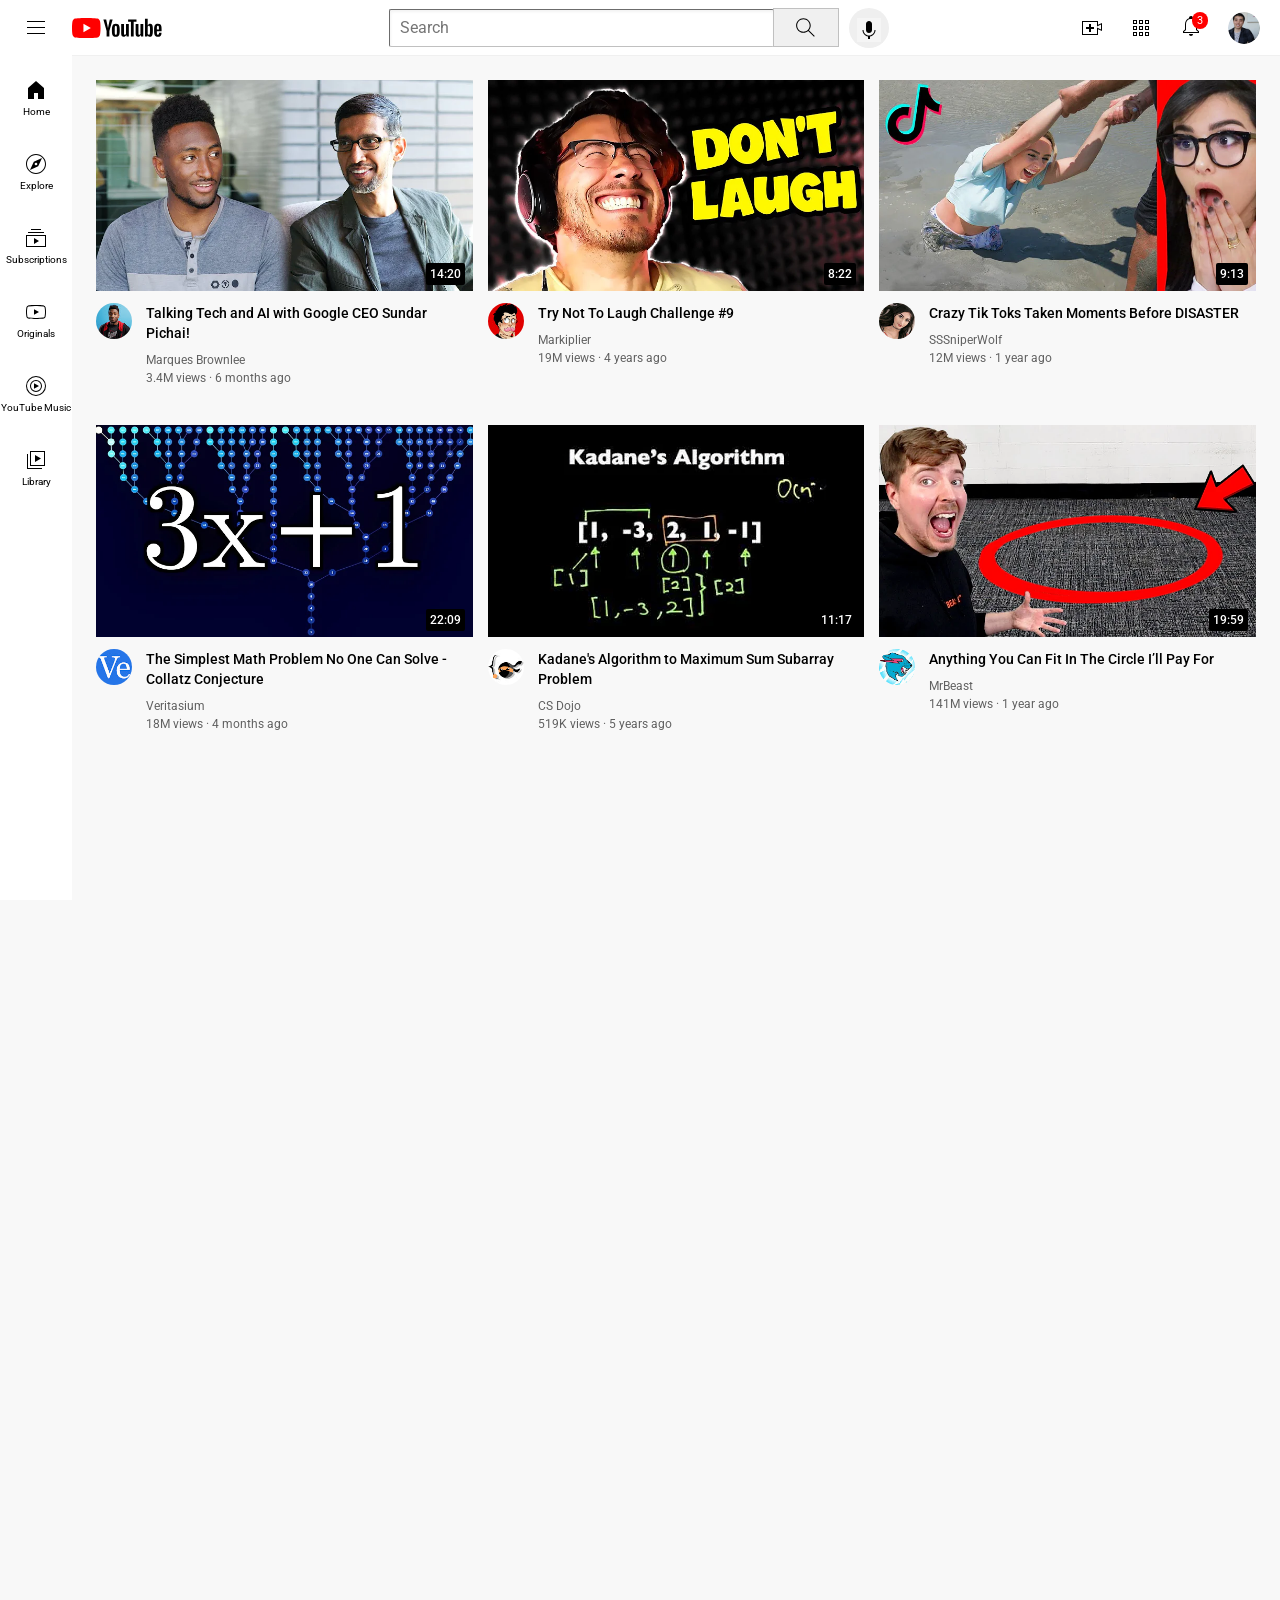
<file: index.html>
<!DOcTYPE html>
<html>
  <head>
    <title>YouTube.com Clone</title>

    <link rel="preconnect" href="https://fonts.googleapis.com">
    <link rel="preconnect" href="https://fonts.gstatic.com" crossorigin>
    <link href="https://fonts.googleapis.com/css2?family=Roboto:wght@400;500;700&display=swap" rel="stylesheet">
    <link rel="stylesheet" href="styles/general.css">
    <link rel="stylesheet" href="styles/header.css">
    <link rel="stylesheet" href="styles/video.css">
    <link rel="stylesheet" href="styles/sidebar.css">
  </head>
  <body>
    <div class="header">
      <div class="left-section">
        <img class="hamburger-menu" src="icons/hamburger-menu.svg">
        <img class="youtube-logo" src="icons/youtube-logo.svg">
      </div>
      <!-- nothing-->
      <div class="middle-section">
        <input class="search-bar" type="text" placeholder="Search">
        <button
          class="search-button">
          <img class="search-icon" src="icons/search.svg">
          <div class="tooltip">Search</div>
        </button>
        <button
        class="voice-search-button">
          <img class="voice-search-icon" src="icons/voice-search-icon.svg">
          <div class="tooltip">Search with your voice</div>
        </button>
      </div>
      <div class="right-section">
        <div class="upload-icon-container">
          <img class="upload-icon" src="icons/upload.svg">
          <div class="tooltip">Create</div>
        </div>
        <div class="youtube-apps-icon-container">
          <img class="youtube-apps-icon" src="icons/youtube-apps.svg">
          <div class="tooltip">TouTube apps</div>
        </div>
          <div class="notifications-icon-container">
            <img class="notifications-icon" src="icons/notifications.svg">
             <div
             class="notifications-count">3</div>
          </div>
        <img class="current-user-picture" src="channel-pictures/my-channel.jpeg">
      </div>
    </div>

    <div class="sidebar">
      <div class="sidebar-link">
        <img src="icons/home.svg">
        <div>Home</div>
      </div>
      <div class="sidebar-link">
        <img src="icons/explore.svg">
        <div>Explore</div>
      </div>
      <div class="sidebar-link">
        <img src="icons/subscriptions.svg">
        <div>Subscriptions</div>
      </div>
      <div class="sidebar-link">
        <img src="icons/originals.svg">
        <div>Originals</div>
      </div>
      <div class="sidebar-link">
        <img src="icons/youtube-music.svg">
        <div>YouTube Music</div>
      </div>
      <div class="sidebar-link">
        <img src="icons/library.svg">
        <div>Library</div>
      </div>
      
    
    </div>

    <div class="video-grid">
        <div class="video-preview"> 
          <div class="thumbnail-row">
            <img class="thumbnail" src="thumbnails/thumbnail-1.webp">
            <div class="video-time">14:20</div>
          </div>
          <div class="video-info-grid">
            <div class="channel-picture">
              <img class="profile-picture" src="channel-pictures/channel-1.jpeg">
            </div>
            <div class="video-info">
              <p class="video-title">
                Talking Tech and AI with Google CEO Sundar Pichai!
              </p>
              <p class="video-author">
                Marques Brownlee
              </p>
              <p class="video-stats">
                3.4M views · 6 months ago
              </p>
            </div>
          </div>
        </div>
  
      <div class="video-preview"> 
        <div class="thumbnail-row">
          <img class="thumbnail" src="thumbnails/thumbnail-2.webp">
          <div class="video-time">8:22</div>
        </div>
        <div class="video-info-grid">
          <div class="channel-picture">
            <img class="profile-picture" src="channel-pictures/channel-2.jpeg">
          </div>
          <div class="video-info">
            <p class="video-title">
              Try Not To Laugh Challenge #9 
            </p>
            <p class="video-author">
              Markiplier
            </p>
            <p class="video-stats">
              19M views · 4 years ago
            </p>
          </div>
        </div>
      </div>
  
      <div class="video-preview"> 
        <div class="thumbnail-row">
          <img class="thumbnail" src="thumbnails/thumbnail-3.webp">
          <div class="video-time">9:13</div>
        </div>
        <div class="video-info-grid">
          <div class="channel-picture">
            <img class="profile-picture" src="channel-pictures/channel-3.jpeg">
          </div>
          <div class="video-info">
            <p class="video-title">
              Crazy Tik Toks Taken Moments Before DISASTER
            </p>
            <p class="video-author">
              SSSniperWolf
            </p>
            <p class="video-stats">
              12M views · 1 year ago
            </p>
          </div>
        </div>
      </div>
  
      <div class="video-preview"> 
        <div class="thumbnail-row">
          <img class="thumbnail" src="thumbnails/thumbnail-4.webp">
          <div class="video-time">22:09</div>
        </div>
        <div class="video-info-grid">
          <div class="channel-picture">
            <img class="profile-picture" src="channel-pictures/channel-4.jpeg">
          </div>
          <div class="video-info">
            <p class="video-title">
              The Simplest Math Problem No One Can Solve - Collatz Conjecture
            </p>
            <p class="video-author">
              Veritasium
            </p>
            <p class="video-stats">
              18M views · 4 months ago
            </p>
          </div>
        </div>
      </div>
  
      <div class="video-preview"> 
        <div class="thumbnail-row">
          <img class="thumbnail" src="thumbnails/thumbnail-5.webp">
          <div class="video-time">11:17</div>
        </div>
        <div class="video-info-grid">
          <div class="channel-picture">
            <img class="profile-picture" src="channel-pictures/channel-5.jpeg">
          </div>
          <div class="video-info">
            <p class="video-title">  
              Kadane's Algorithm to Maximum Sum Subarray Problem
            </p>
            <p class="video-author">
              CS Dojo
            </p>
            <p class="video-stats">
              519K views · 5 years ago
            </p>
          </div>
        </div>
      </div>
  
      <div class="video-preview"> 
        <div class="thumbnail-row">
          <img class="thumbnail" src="thumbnails/thumbnail-6.webp">
          <div class="video-time">19:59</div>
        </div>
        <div class="video-info-grid">
          <div class="channel-picture">
            <img class="profile-picture" src="channel-pictures/channel-6.jpeg">
          </div>
          <div class="video-info">
            <p class="video-title">
              Anything You Can Fit In The Circle I’ll Pay For
            </p>
            <p class="video-author">
              MrBeast
            </p>
            <p class="video-stats">
              141M views · 1 year ago
            </p>
          </div>
        </div>
      </div>
    </div>

  </body>
</html>
</file>
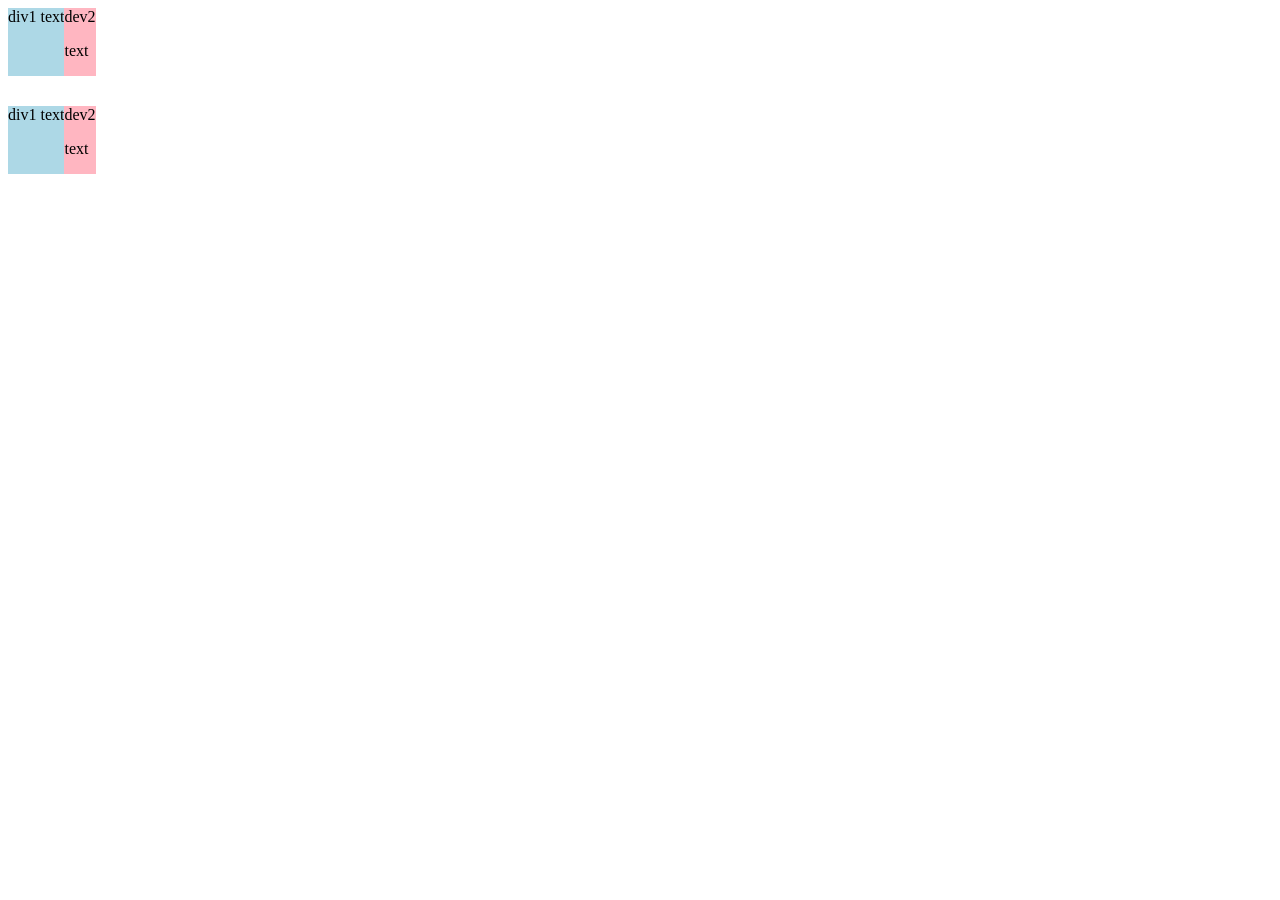
<file: flexbox.html>
<!DOCTYPE html>
<html>
  <head>
    <title>FlexBox Practice</title>
  </head>
  <body>
    <div style="
    display:flex;
    flex-direction: row;
    ">
      <div style="background-color:lightblue;">
        div1 text
      </div>
      <div  style="background-color:lightpink;">
        dev2
       <p>
        text
       </p>
      </div>
    </div>

    <div style="
    display:flex;
    flex-direction: row;
    margin-top:30px;
    ">
      <div style="background-color:lightblue;">
        div1 text
      </div>
      <div  style="background-color:lightpink;">
        dev2
        <p>text</p>
      </div>
    </div>
    
  </body>
</html>
</file>
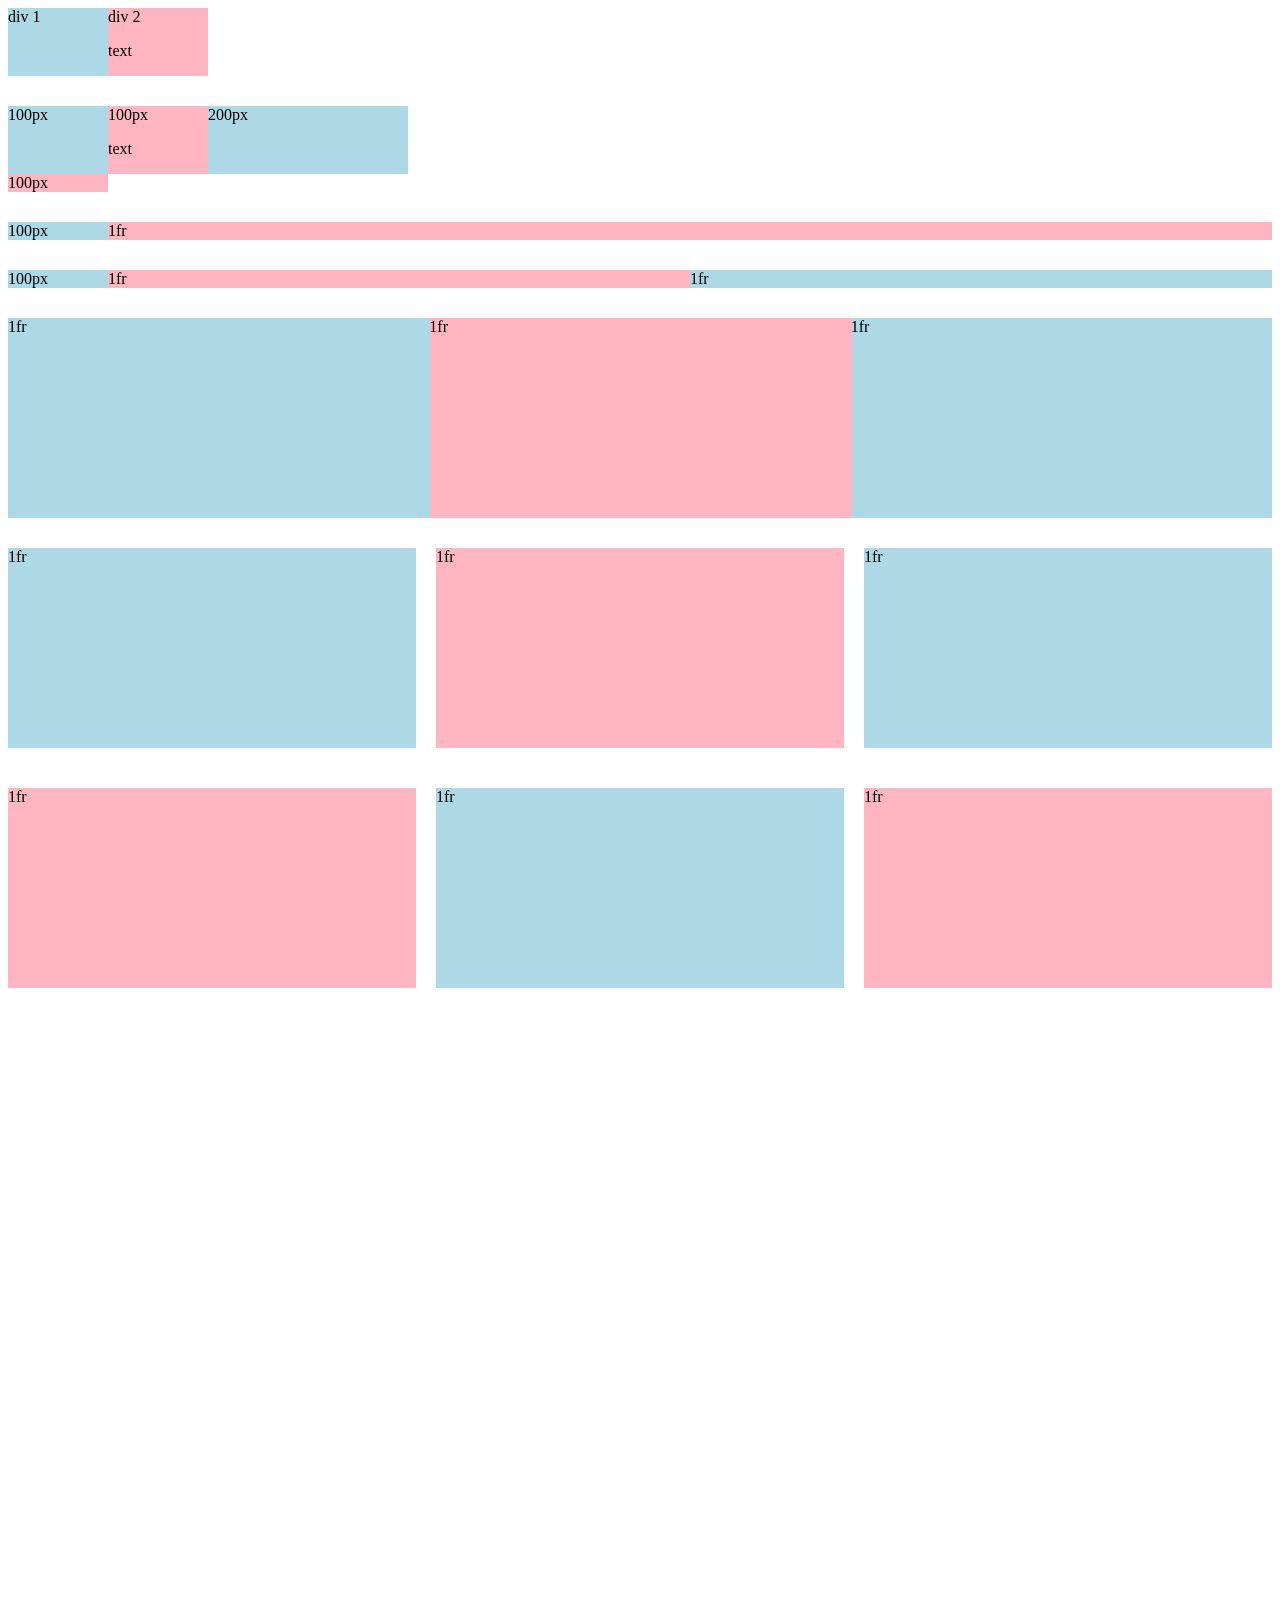
<file: grid.html>
<!DOCTYPE html>
<html>
  <head>
    <title>Grid Practice</title>
  </head>
  <body style="padding-bottom:1000px">
      <div style="
      display: grid;
      grid-template-columns: 100px 100px 200px;
      
      
      ">
        <div style="background-color:lightblue">div 1</div>
        <div style="background-color:lightpink"> div 2<p>text</p></div>
      </div>

      <div style="
      margin-top:30px;
      display: grid;
      grid-template-columns: 100px 100px 200px;
      
      
      ">
        <div style="background-color:lightblue";>100px</div>
        <div style="background-color:lightpink";> 100px<p>text</p></div>
        <div style="background-color:lightblue";>200px</div>
        <div style="background-color:lightpink";> 100px</div>
        
        
      </div>
      <div style="
      margin-top:30px;
      display: grid;
      grid-template-columns: 100px 1fr;
      
      
      ">
        <div style="background-color:lightblue";>100px</div>
        <div style="background-color:lightpink";> 1fr</div>
      </div>

      <div style="
      margin-top:30px;
      display: grid;
      grid-template-columns: 100px 1fr 1fr;
      
      
      ">
        <div style="background-color:lightblue";>100px</div>
        <div style="background-color:lightpink";> 1fr</div>
        <div style="background-color:lightblue";> 1fr</div>
      </div>

      <div style="
      margin-top:30px;
      display: grid;
      grid-template-columns: 1fr 1fr 1fr;
     
      
      ">
        <div style="background-color:lightblue; height:200px;">1fr</div>
        <div style="background-color:lightpink; height:200px;"> 1fr</div>
        <div style="background-color:lightblue; height:200px;"> 1fr</div>
      </div>


      <div style="
      margin-top:30px;
      display: grid;
      grid-template-columns: 1fr 1fr 1fr;
      column-gap:20px;
      row-gap:40px;
      
      ">
        <div style="background-color:lightblue; height:200px;">1fr</div>
        <div style="background-color:lightpink; height:200px;"> 1fr</div>
        <div style="background-color:lightblue; height:200px;"> 1fr</div>
        <div style="background-color:lightpink; height:200px;"> 1fr</div>
        <div style="background-color:lightblue; height:200px;"> 1fr</div>
        <div style="background-color:lightpink; height:200px;"> 1fr</div>
      </div>
  </body>
</html>
</file>
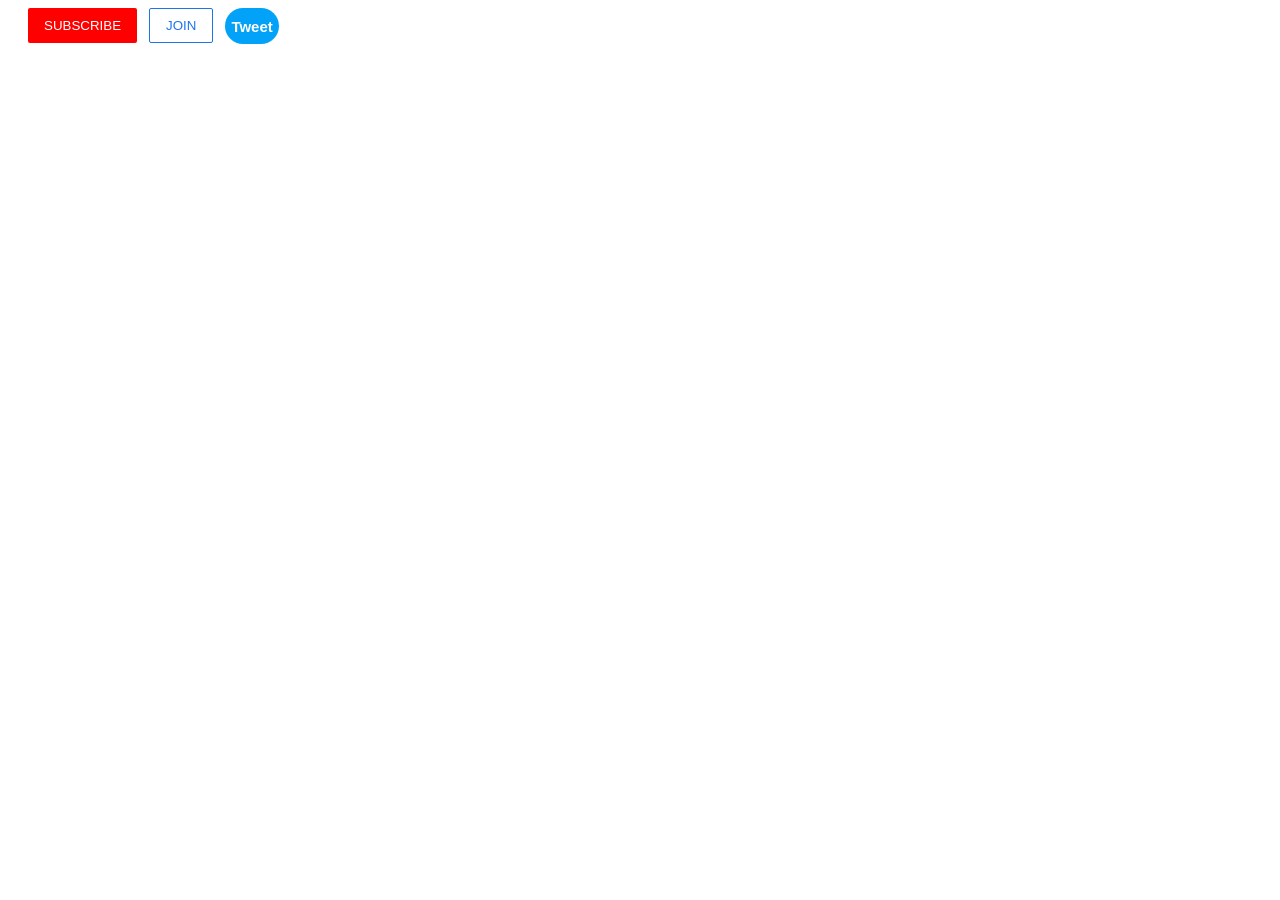
<file: intri-to-html/buttons.html>
<!DOCTYPE html>
<html>
  <head>
    <title>Butoons Practice</title>
    <link rel="stylesheet" href="styles/buttons.css">
  </head>
  <body>
    <button class="subscribe-button">
      SUBSCRIBE 
    </button>
    <button class="join-button">
      JOIN
    </button>
    <button class="tweet-button">
      Tweet
    </button>
  </body>
</html>
</file>
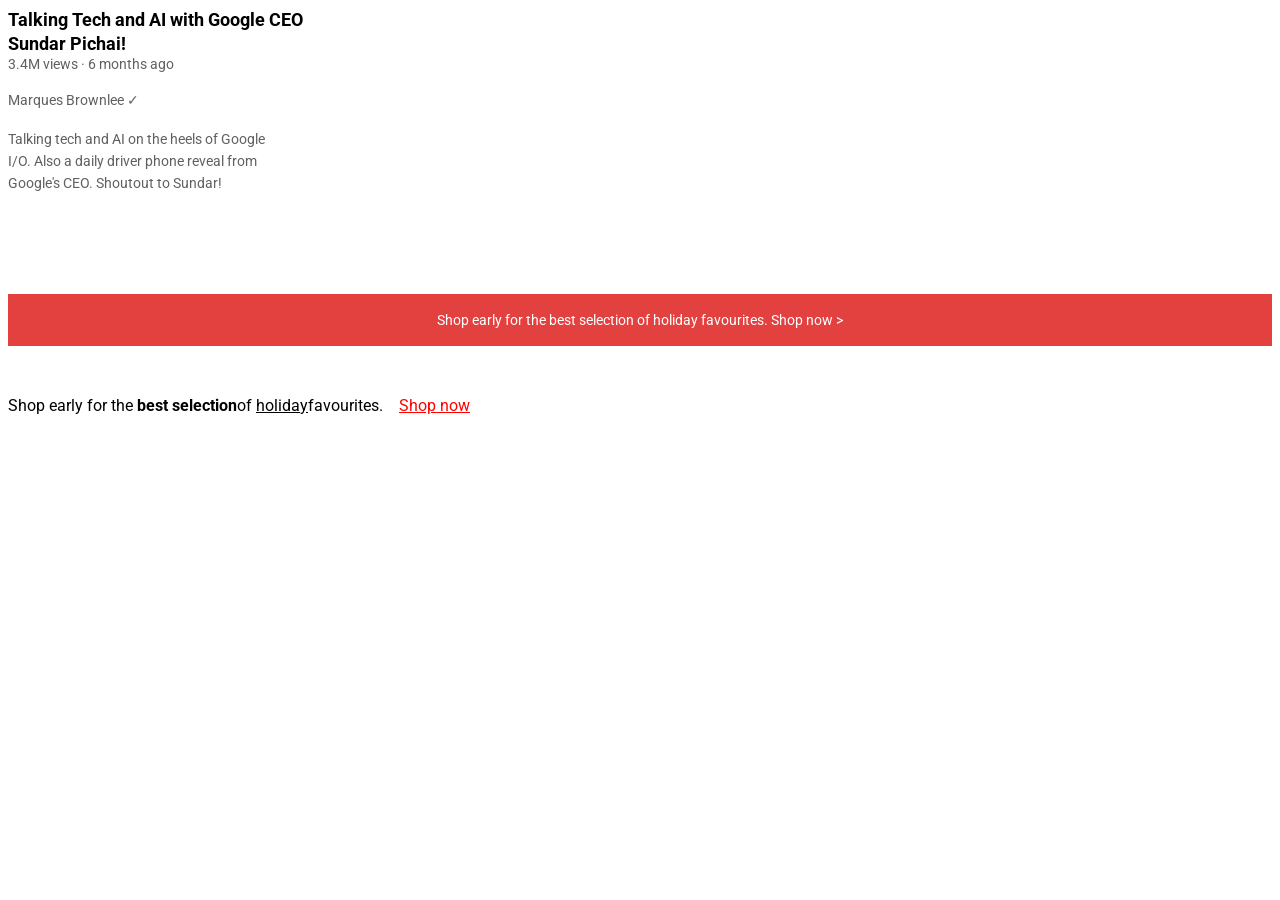
<file: intri-to-html/text.html>
<!DOCTYPE html>
<html>
  <head>
    <title>Text Practice</title>
    <link rel="preconnect" href="https://fonts.googleapis.com">
    <link rel="preconnect" href="https://fonts.gstatic.com" crossorigin>
    <link href="https://fonts.googleapis.com/css2?family=Roboto:wght@400;700&display=swap" rel="stylesheet">
    <link rel="stylesheet" href="styles/text.css">
  </head>
  <body>
    <p class="video-title">
      Talking Tech and AI with Google CEO Sundar Pichai!
    </p>
    <p class="video-stats">
      3.4M views &#183; 6 months ago
    </p>
    <p class="video-author">
      Marques Brownlee &#10003;
    </p>
    <p class="video-discription">
      Talking tech and AI on the heels of Google
      I/O. Also a daily driver phone reveal from
      Google's CEO. Shoutout to Sundar!
    </p>
    <p class="apple-text">
      Shop early for the best selection of holiday
      favourites. <span class="shop-link">Shop now &#62;</span>
    </p>
    <p>
      Shop early for the <strong>best selection</strong>of 
      <u>holiday</u>favourites. <span class="span-example">Shop now</span>
    </p>
  </body>
</html>
</file>
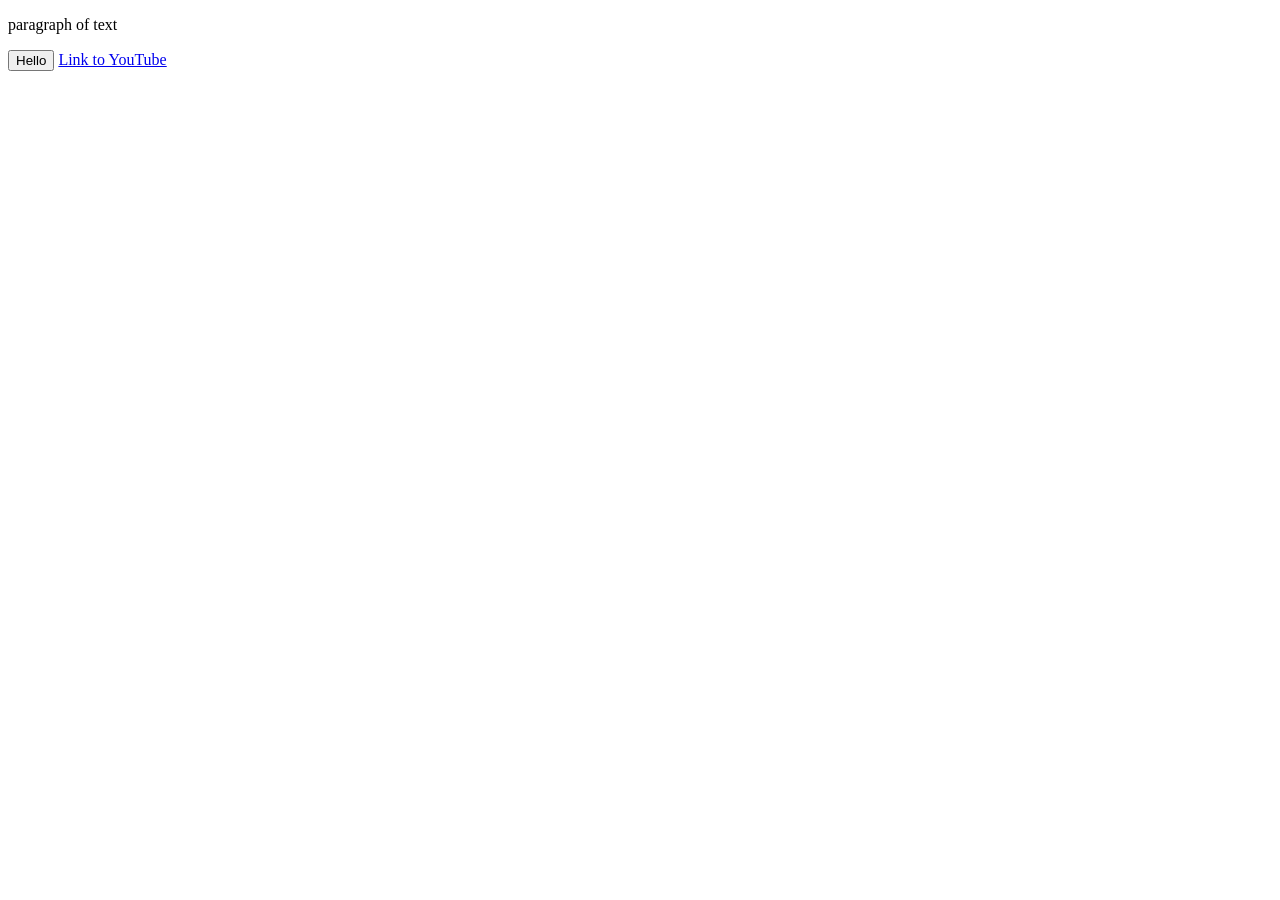
<file: intri-to-html/website.html>
<!DOCTYPE html>
<html>
  <head>
    <title>First Webside</title>
  </head>
  <body>
    <p>
      paragraph of text 
    </p>
    
    <button>
      Hello
    </button>
    
    <a href="https://www.youtube.com/" target="_blank">
      Link to YouTube
    </a>
  </body>
</html>
</file>
<file: styles/general.css>
p{
  font-family: Roboto, Arial;
  margin-top: 0;
  margin-bottom: 0;
}
body{
  margin:0;
  height:2000px;
  padding-top:80px;
  padding-left: 96px;
  padding-right:24px;
  background-color: rgb(248,248,248);
}
</file>
<file: styles/header.css>
.header{
  height:55px;
  display:flex;
  flex-direction:row;
  justify-content: space-between;

  position: fixed;
  top:0;
  left:0;
  right:0;
  z-index:100;
  background-color:white;
  border-bottom-width:1px;
  border-bottom-style:solid;
  border-bottom-color:rgb(240,240,240)
}

.left-section{
  display:flex;
  align-items: center;
}
.hamburger-menu{
  height:24px;
  margin-left: 24px;
  margin-right: 24px;
}
.youtube-logo{
  height:20px;
}
.middle-section{
  
  flex:1;
  margin-left: 70px;
  margin-right: 35px;
  max-width:500px;
  display:flex;
  align-items: center;
}
.search-bar{
  flex:1;
  height:34px;
  padding-left:10px;
  font-size: 16px;
  border-width:1px;
  border-color: rgb(192, 192, 192);
  border-radius:2px;
  box-shadow: inset 1px 2px 3px
  rgba(0,0,0,0.05);
  width:0;
}
.search-bar::placeholder{
  font-family:Roboto,Arial;
  font-size:16px;

}
.search-button{
  height:39px;
  width:66px;
  background-color: rgb(240,240,240);
  border-width: 1px;
  border-style: solid;
  border-color:rgb(192,192,192);
  margin-left:-1px;
  margin-right:10px;

  
}
.search-button,
.voice-search-button,
.upload-icon-container,
.youtube-apps-icon-container{
  display:flex;
  justify-content: center;
  align-items:center;
  position:relative;
}
.search-button .tooltip,
.voice-search-button .tooltip,
.upload-icon-container .tooltip,
.youtube-apps-icon-container .tooltip
{
  font-family: Roboto, Arial;
  position: absolute;
  background-color: gray;
  color:white;
  padding-top: 4px;
  padding-bottom: 4px;
  padding-left: 8px;
  padding-right: 8px;
  border-radius: 2px;
  font-size:12px;
  bottom:-30px;
  opacity:0;
  transition: opacity 0.15s;
  pointer-events: none;
  white-space: nowrap;

}
.search-button:hover .tooltip,
.voice-search-button:hover .tooltip,
.upload-icon-container:hover .tooltip,
.youtube-apps-icon-container:hover .tooltip{
  opacity:1;
}

.search-icon{
  height:25px;
}
.voice-search-button{
  height:40px;
  width:40px;
  border-radius:20px;
  border:none;
}
.voice-search-icon{
  height:24px;
  margin-top: 4px;
  background-color: rgb(245,245,245);
}
.right-section{
  width:180px;
  margin-right: 20px;
  display:flex;
  align-items: center;
  justify-content: space-between;
  flex-shrink:0px;
}
.upload-icon{
  height:24px;
}
.youtube-apps-icon{
  height:24px;
}
.notifications-icon{
  height:24px;
}
.notifications-icon-container{
  position:relative;
}
.notifications-count{
  position:absolute;
  top:0;
  right:0;
  background-color: red;
  color:white;
  font-family:Roboto,Arial;
  font-size: 11px;
  padding-left: 5px;
  padding-right:5px;
  padding-top:2px;
  padding-bottom:2px;
  border-radius: 10px;
  margin-top: -2px;
  margin-right: -5px;

  
}
.current-user-picture{
  height:32px;
  border-radius: 16px;
}
</file>
<file: styles/video.css>
.thumbnail{
  width:100%;
 }
 
.video-title{
  margin-top: 0;
  font-size: 14px;
  font-weight: 500;
  line-height: 20px;
  margin-bottom: 10px;
}
.video-info-grid{
display:grid;
grid-template-columns:50px 1fr;
}
.thumbnail-row{
  margin-bottom:8px;
  position:relative;
}

.profile-picture{
width:36px;
border-radius: 50px;
}
.video-author,
.video-stats{
font-size: 12px;
color:rgb(96,96,96);
}
.video-author{
margin-bottom: 4px;
}
.video-grid{
display:grid;
grid-template-columns: 1fr 1fr 1fr;
column-gap: 15px;
row-gap:40px;
}
.video-time{
  font-family: Roboto,Arial;
  font-size:12px;
  font-weight: 500;
  padding-left: 4px;
  padding-right: 4px;
  padding-top: 4px;
  padding-bottom: 4px;
  border-radius: 2px;
  background-color: black;
  color:white;
  position:absolute;
  bottom:10px;
  right:8px;
}
</file>
<file: styles/sidebar.css>
.sidebar{
  position:fixed;
  left:0;
  bottom:0;
  top:55px;
  background-color: white;
  width:72px;
  z-index: 200;
  padding-top:5px;
}
.sidebar-link{
  height: 74px;
  display:flex;
  justify-content: center;
  align-items: center;
  flex-direction: column;
  cursor: pointer;
}
.sidebar-link:hover{
  background-color: rgb(235,235,235);
}
.sidebar-link img{
  height: 24px;
  margin-bottom: 4px;
}
.sidebar-link div{
  font-family: Roboto,Arial;
  font-size:10px;
}
</file>
<file: intri-to-html/styles/buttons.css>
.subscribe-button{
  background-color : red;
  color: white;
  border: none;
  padding-top: 10px;
  padding-bottom: 10px;
  padding-left: 16px;
  padding-right: 16px;
  border-radius: 2px;
  cursor:pointer;
  margin-right: 8px;
  margin-left: 20px;
  transition: opacity 0.15s;
  vertical-align: top;
}
.subscribe-button:hover{
  opacity: 0.8;
}
.subscribe-button:active{
  opacity:0.5;
}
.join-button{
  background-color: white;
  border-color: rgb(29, 116, 237);
  border-style: solid;
  border-width: 1px;
  color: rgb(29, 116, 237);
  padding-top: 9px;
  padding-bottom: 9px;
  padding-left: 16px;
  padding-right: 16px;
  border-radius: 2px;
  border-radius: 2px;
  cursor:pointer;
  transition: background-color 0.15s,
    color 0.15s;
}
.join-button:hover{
  background-color:rgb(29, 116, 237);
  color:white;
}
.join-button:active{
  opacity:0.7;
}
.tweet-button{
  background-color: rgb(2, 162, 248);
  color: white;
  border:none;
  height: 36px;
  width:70;
  border-radius: 18px;
  font-weight: bold;
  font-size: 15px;
  cursor:pointer;
  margin-left: 8px;
  transition: box-shadow 0.15;
  vertical-align: top;
}
.tweet-button:hover{
  box-shadow: 5px 5px 10px rgba(0,0,0,0.15);
}
</file>
<file: intri-to-html/styles/text.css>
p{
  font-family: Roboto;
  margin-top: 0;
  margin-bottom: 0;
}
.video-title{
font-weight: bold;
font-size: 18px;
width:300px;
line-height: 24px;
margin-bottom: 5;
}
.video-stats{
font-size: 14px;
color:rgb(96,96,96);
margin-bottom:20px;
}
.video-author{
color:rgb(96,96,96);
font-size :14px;
margin-bottom: 20px;
}
.video-discription{
font-size:14px;
color:rgb(96,96,96);
width:280px;
line-height: 22px;
margin-bottom: 100px;
}
.apple-text{
margin-bottom:50px;
font-size:14px;
background-color: rgb(227,65,64);
color:white;
text-align: center;
padding-top: 18px;
padding-bottom: 18px;
}
.span-example{
color:red;
text-decoration:underline;
margin-left: 12px;
}
.shop-link{
 cursor: pointer;
}
.shop-link:hover{
text-decoration: underline;
}
</file>
